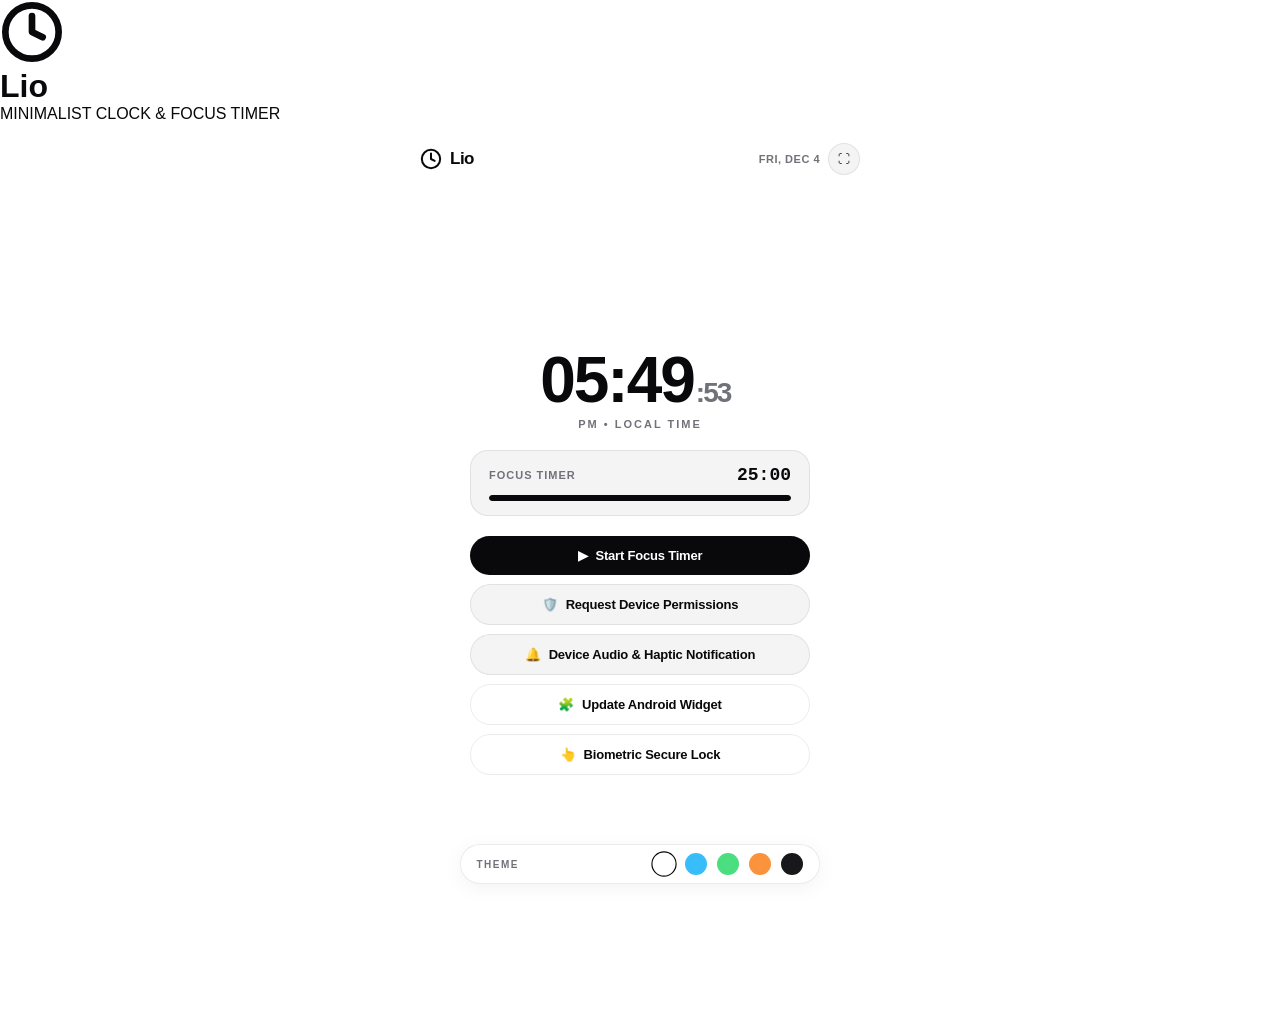
<file: app/src/main/assets/index.html>
<!DOCTYPE html>
<html lang="en">
<head>
  <meta charset="UTF-8">
  <meta name="viewport" content="width=device-width, initial-scale=1.0, maximum-scale=1.0, user-scalable=no, viewport-fit=cover">
  <meta name="theme-color" content="#FFFFFF" id="themeColorMeta">
  <title>Lio</title>
  <link rel="stylesheet" href="style.css">
  <script src="larps-bridge.js"></script>
</head>
<body class="theme-white">
  <!-- Native App Splash Screen Overlay (Shows instantly, then fades out smoothly after 1.8s) -->
  <div id="splashScreen" class="splash-screen">
    <div class="splash-content">
      <svg class="splash-logo" viewBox="0 0 24 24" width="64" height="64" stroke="currentColor" stroke-width="2.5" fill="none" stroke-linecap="round" stroke-linejoin="round">
        <circle cx="12" cy="12" r="10"></circle>
        <polyline points="12 6 12 12 16 14"></polyline>
      </svg>
      <h1 class="splash-title">Lio</h1>
      <p class="splash-subtitle">MINIMALIST CLOCK & FOCUS TIMER</p>
    </div>
  </div>

  <div id="app" class="screen">
    <!-- Top Mobile App Bar (Adheres to white theme, draws under status bar) -->
    <header class="top-bar">
      <div class="logo-group">
        <!-- Clock Logo (Minimalist Black & White) -->
        <svg class="clock-logo" viewBox="0 0 24 24" width="22" height="22" stroke="currentColor" stroke-width="2.2" fill="none" stroke-linecap="round" stroke-linejoin="round">
          <circle cx="12" cy="12" r="10"></circle>
          <polyline points="12 6 12 12 16 14"></polyline>
        </svg>
        <span class="brand-title">Lio</span>
      </div>
      <div class="header-right">
        <span id="dateDisplay" class="date-badge">MON, OCT 5</span>
        <button id="btnFullscreen" class="icon-pill" title="Toggle Edge-to-Edge Fullscreen">⛶</button>
      </div>
    </header>

    <!-- Main Clock & Timer Stage (Centered) -->
    <main class="clock-stage">
      <div class="clock-container">
        <div class="clock-digits" id="clockDigits">
          <span id="hourMin" class="main-time">12:45</span>
          <span id="secDigit" class="sec-time">:00</span>
        </div>
        <div id="ampmDisplay" class="ampm-text">PM • LOCAL TIME</div>
      </div>

      <!-- Focus Timer Module -->
      <div class="timer-card">
        <div class="timer-header">
          <span class="timer-label">FOCUS TIMER</span>
          <span id="timerCountdown" class="timer-val">25:00</span>
        </div>
        <div class="progress-track">
          <div id="timerProgress" class="progress-fill" style="width: 100%"></div>
        </div>
      </div>

      <!-- Minimalist Flat Pill Buttons -->
      <div class="pill-actions">
        <!-- 1. Start / Pause Timer -->
        <button id="btnToggleTimer" class="pill-btn pill-primary">
          <span id="timerBtnIcon">▶</span>
          <span id="timerBtnText">Start Focus Timer</span>
        </button>

        <!-- 2. Explicit Android Device Permission Request -->
        <button id="btnRequestPermission" class="pill-btn pill-secondary">
          <span>🛡️</span>
          <span>Request Device Permissions</span>
        </button>

        <!-- 3. Highly Custom Device Audio & Vibration Notification -->
        <button id="btnCustomNotification" class="pill-btn pill-secondary">
          <span>🔔</span>
          <span>Device Audio & Haptic Notification</span>
        </button>

        <!-- 4. Launch Floating Widget & Update Android RemoteViews -->
        <button id="btnSyncWidget" class="pill-btn pill-outline">
          <span>🧩</span>
          <span>Update Android Widget</span>
        </button>

        <!-- 5. Biometric Fingerprint / Face Unlock -->
        <button id="btnBiometricAuth" class="pill-btn pill-outline">
          <span>👆</span>
          <span>Biometric Secure Lock</span>
        </button>
      </div>

      <!-- Feedback Toast Banner -->
      <div id="statusBanner" class="status-banner" style="display: none;">
        <span id="statusText">Ready</span>
      </div>

      <!-- Secure Settings Card (Revealed upon Biometric Unlock) -->
      <div id="secureSettingsCard" class="secure-card" style="display: none;">
        <div class="secure-header">
          <span class="secure-badge">🔓 UNLOCKED VIA BIOMETRICS</span>
        </div>
        <p class="secure-desc">Hardware biometrics confirmed. Focus settings unlocked for this session.</p>
      </div>
    </main>

    <!-- Bottom Glassmorphic Theme Dock (Flat design with color circles) -->
    <footer class="theme-dock">
      <div class="dock-content">
        <span class="dock-label">THEME</span>
        <div class="color-palette">
          <button class="color-circle bg-pure-white active" data-theme="white" title="Pure White Monochrome"></button>
          <button class="color-circle bg-ocean" data-theme="ocean" title="Ocean Frost"></button>
          <button class="color-circle bg-sage" data-theme="sage" title="Sage Minimal"></button>
          <button class="color-circle bg-sunset" data-theme="sunset" title="Sunset Pearl"></button>
          <button class="color-circle bg-midnight" data-theme="midnight" title="Midnight OLED"></button>
        </div>
      </div>
    </footer>
  </div>

  <!-- Android Native Floating Widget Definition (DOM Element for showFloating) -->
  <floating id="lio_floating_widget" style="display: none;">
    <div style="background: #FFFFFF; color: #111827; padding: 14px; border-radius: 20px; border: 1px solid rgba(0,0,0,0.1); box-shadow: 0 8px 30px rgba(0,0,0,0.15); font-family: sans-serif;">
      <div style="display: flex; justify-content: space-between; align-items: center; margin-bottom: 6px;">
        <span style="font-size: 10px; font-weight: 800; color: #71717A; letter-spacing: 1px;">LIO LIVE WIDGET</span>
        <button onclick="if(window.android?.closeFloating) window.android.closeFloating('lio_floating_widget');" style="background:none; border:none; font-size:14px; cursor:pointer; color:#71717A;">✕</button>
      </div>
      <div class="widget-clock-text" style="font-size: 28px; font-weight: 800; letter-spacing: -1px; color:#09090B;">12:45</div>
      <div class="widget-sub-text" style="font-size: 11px; font-weight: 700; color: #71717A; margin-top: 2px;">TIMER IDLE • 25:00</div>
      <div style="width: 100%; height: 5px; background: rgba(0,0,0,0.06); border-radius: 999px; margin-top: 8px; overflow: hidden;">
        <div class="widget-prog-bar" style="height: 100%; background: #09090B; width: 100%;"></div>
      </div>
      <div style="display: flex; gap: 6px; margin-top: 10px;">
        <button onclick="if(window.android?.vibrate) window.android.vibrate([0,60]);" style="flex: 1; padding: 6px 10px; font-size: 11px; font-weight: 700; border-radius: 999px; border: none; background: #09090B; color: #FFF; cursor: pointer;">Toggle</button>
        <button onclick="if(window.android?.activate) window.android.activate();" style="flex: 1; padding: 6px 10px; font-size: 11px; font-weight: 700; border-radius: 999px; border: 1px solid rgba(0,0,0,0.1); background: #F4F4F5; color: #09090B; cursor: pointer;">Open App</button>
      </div>
    </div>
  </floating>

  <script src="app.js"></script>
</body>
</html>
</file>
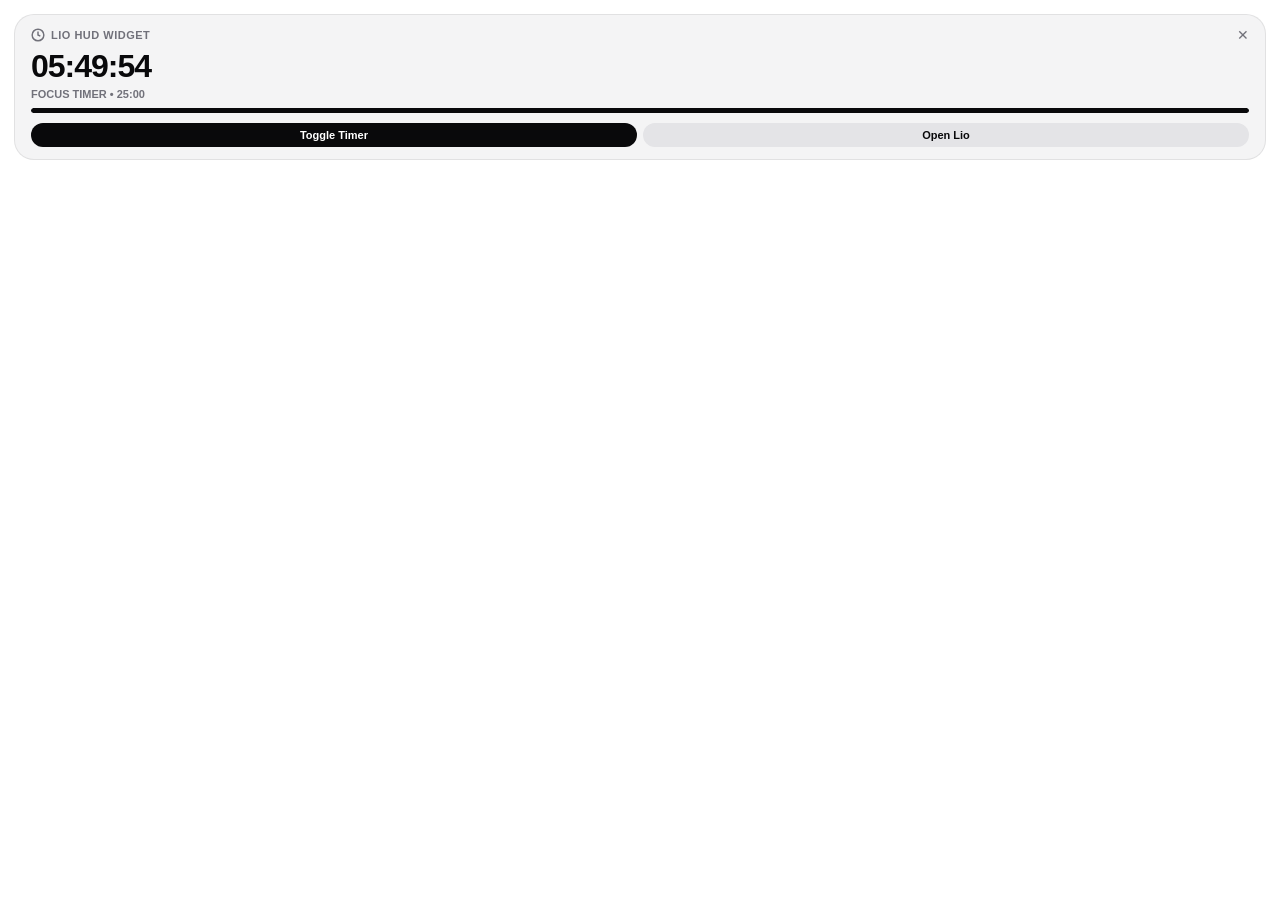
<file: app/src/main/assets/widget.html>
<!DOCTYPE html>
<html lang="en">
<head>
  <meta charset="UTF-8">
  <meta name="viewport" content="width=device-width, initial-scale=1.0">
  <title>Lio HUD Widget</title>
  <style>
    * { margin: 0; padding: 0; box-sizing: border-box; font-family: -apple-system, BlinkMacSystemFont, "SF Pro Display", sans-serif; }
    body { background: #FFFFFF; color: #111827; padding: 14px; user-select: none; }
    .widget-box { background: #F4F4F5; border: 1px solid rgba(0,0,0,0.08); border-radius: 20px; padding: 12px 16px; }
    .header { display: flex; justify-content: space-between; align-items: center; margin-bottom: 6px; }
    .brand { font-size: 11px; font-weight: 800; letter-spacing: 0.5px; color: #71717A; display: flex; align-items: center; gap: 6px; }
    .close-btn { background: none; border: none; font-size: 14px; cursor: pointer; color: #71717A; }
    .clock-row { font-size: 32px; font-weight: 800; letter-spacing: -1px; line-height: 1.1; color: #09090B; }
    .status-row { font-size: 11px; font-weight: 700; color: #71717A; margin-top: 4px; }
    .bar { width: 100%; height: 5px; background: rgba(0,0,0,0.08); border-radius: 999px; margin-top: 8px; overflow: hidden; }
    .fill { height: 100%; background: #09090B; border-radius: 999px; width: 100%; }
    .actions { display: flex; gap: 6px; margin-top: 10px; }
    .act-btn { flex: 1; padding: 6px 10px; font-size: 11px; font-weight: 700; border-radius: 999px; border: none; background: #09090B; color: #FFF; cursor: pointer; }
  </style>
</head>
<body>
  <div class="widget-box">
    <div class="header">
      <div class="brand">
        <svg viewBox="0 0 24 24" width="14" height="14" stroke="currentColor" stroke-width="2.5" fill="none"><circle cx="12" cy="12" r="10"/><polyline points="12 6 12 12 16 14"/></svg>
        <span>LIO HUD WIDGET</span>
      </div>
      <button class="close-btn" onclick="if(window.android?.closeFloating) window.android.closeFloating('widget.html')">✕</button>
    </div>
    <div class="clock-row" id="wClock">12:45</div>
    <div class="status-row" id="wStatus">FOCUS TIMER • 25:00</div>
    <div class="bar"><div class="fill" id="wFill" style="width: 100%"></div></div>
    <div class="actions">
      <button class="act-btn" onclick="toggleTimer()">Toggle Timer</button>
      <button class="act-btn" style="background:#E4E4E7; color:#09090B;" onclick="if(window.android?.activate) window.android.activate()">Open Lio</button>
    </div>
  </div>
  <script>
    function updateW() {
      const now = new Date();
      let h = now.getHours() % 12 || 12;
      document.getElementById('wClock').textContent = String(h).padStart(2,'0') + ':' + String(now.getMinutes()).padStart(2,'0') + ':' + String(now.getSeconds()).padStart(2,'0');
    }
    setInterval(updateW, 1000);
    updateW();
    function toggleTimer() {
      if (window.android?.vibrate) window.android.vibrate([0, 50]);
    }
  </script>
</body>
</html>
</file>
<file: app/src/main/assets/style.css>
/* Lio Minimalist Clock & Timer Style */
* {
  box-sizing: border-box;
  margin: 0;
  padding: 0;
  -webkit-tap-highlight-color: transparent;
  font-family: -apple-system, BlinkMacSystemFont, "SF Pro Display", "Segoe UI", Roboto, Helvetica, Arial, sans-serif;
}

:root {
  --bg-color: #FFFFFF;
  --text-main: #111827;
  --text-dim: #6B7280;
  --pill-bg: #111827;
  --pill-text: #FFFFFF;
  --pill-sec-bg: #F3F4F6;
  --pill-sec-text: #111827;
  --border-light: rgba(0, 0, 0, 0.08);
  --dock-bg: rgba(255, 255, 255, 0.75);
  --dock-border: rgba(0, 0, 0, 0.07);
}

body {
  background-color: var(--bg-color);
  color: var(--text-main);
  min-height: 100vh;
  margin: 0;
  overflow-x: hidden;
  transition: background-color 0.35s cubic-bezier(0.16, 1, 0.3, 1), color 0.35s ease;
  user-select: none;
}

/* Theme Variances */
body.theme-white {
  --bg-color: #FFFFFF;
  --text-main: #09090B;
  --text-dim: #71717A;
  --pill-bg: #09090B;
  --pill-text: #FFFFFF;
  --pill-sec-bg: #F4F4F5;
  --pill-sec-text: #09090B;
  --border-light: rgba(0, 0, 0, 0.08);
  --dock-bg: rgba(255, 255, 255, 0.85);
  --dock-border: rgba(0, 0, 0, 0.08);
}

body.theme-ocean {
  --bg-color: #F0F9FF;
  --text-main: #0C4A6E;
  --text-dim: #38BDF8;
  --pill-bg: #0284C7;
  --pill-text: #FFFFFF;
  --pill-sec-bg: #E0F2FE;
  --pill-sec-text: #0369A1;
  --border-light: rgba(2, 132, 199, 0.15);
  --dock-bg: rgba(240, 249, 255, 0.85);
  --dock-border: rgba(2, 132, 199, 0.12);
}

body.theme-sage {
  --bg-color: #F2FBF5;
  --text-main: #14532D;
  --text-dim: #4ADE80;
  --pill-bg: #15803D;
  --pill-text: #FFFFFF;
  --pill-sec-bg: #DCFCE7;
  --pill-sec-text: #166534;
  --border-light: rgba(22, 101, 52, 0.15);
  --dock-bg: rgba(242, 251, 245, 0.85);
  --dock-border: rgba(22, 101, 52, 0.12);
}

body.theme-sunset {
  --bg-color: #FFF7ED;
  --text-main: #7C2D12;
  --text-dim: #FB923C;
  --pill-bg: #C2410C;
  --pill-text: #FFFFFF;
  --pill-sec-bg: #FFEDD5;
  --pill-sec-text: #9A3412;
  --border-light: rgba(194, 65, 12, 0.15);
  --dock-bg: rgba(255, 247, 237, 0.85);
  --dock-border: rgba(194, 65, 12, 0.12);
}

body.theme-midnight {
  --bg-color: #09090B;
  --text-main: #FAFAFA;
  --text-dim: #A1A1AA;
  --pill-bg: #FAFAFA;
  --pill-text: #09090B;
  --pill-sec-bg: #27272A;
  --pill-sec-text: #FAFAFA;
  --border-light: rgba(255, 255, 255, 0.12);
  --dock-bg: rgba(24, 24, 27, 0.85);
  --dock-border: rgba(255, 255, 255, 0.1);
}

/* Screen Structure with Safe Areas */
.screen {
  width: 100%;
  max-width: 480px;
  min-height: 100vh;
  margin: 0 auto;
  padding: max(16px, env(safe-area-inset-top)) 20px max(84px, env(safe-area-inset-bottom));
  display: flex;
  flex-direction: column;
  justify-content: space-between;
}

/* Top App Bar */
.top-bar {
  display: flex;
  justify-content: space-between;
  align-items: center;
  padding: max(4px, env(safe-area-inset-top)) 0 8px;
  width: 100%;
}

.logo-group {
  display: flex;
  align-items: center;
  gap: 8px;
}

.clock-logo {
  stroke: var(--text-main);
}

.brand-title {
  font-size: 17px;
  font-weight: 800;
  letter-spacing: -0.5px;
  color: var(--text-main);
}

.header-right {
  display: flex;
  align-items: center;
  gap: 8px;
}

.date-badge {
  font-size: 11px;
  font-weight: 700;
  letter-spacing: 0.5px;
  color: var(--text-dim);
}

.icon-pill {
  background: var(--pill-sec-bg);
  color: var(--text-main);
  border: 1px solid var(--border-light);
  width: 32px;
  height: 32px;
  border-radius: 999px;
  display: flex;
  align-items: center;
  justify-content: center;
  cursor: pointer;
  font-size: 12px;
  transition: transform 0.15s ease;
}

.icon-pill:active {
  transform: scale(0.92);
}

/* Center Clock Stage */
.clock-stage {
  flex: 1;
  display: flex;
  flex-direction: column;
  align-items: center;
  justify-content: center;
  padding: 20px 0;
  gap: 20px;
  width: 100%;
}

.clock-container {
  display: flex;
  flex-direction: column;
  align-items: center;
  text-align: center;
}

.clock-digits {
  display: flex;
  align-items: baseline;
  justify-content: center;
  font-family: -apple-system, BlinkMacSystemFont, "SF Pro Display", sans-serif;
  letter-spacing: -2px;
}

.main-time {
  font-size: 64px;
  font-weight: 800;
  color: var(--text-main);
  line-height: 1;
}

.sec-time {
  font-size: 28px;
  font-weight: 600;
  color: var(--text-dim);
  margin-left: 2px;
  width: 44px;
  text-align: left;
}

.ampm-text {
  font-size: 11px;
  font-weight: 700;
  letter-spacing: 2px;
  color: var(--text-dim);
  margin-top: 6px;
}

/* Timer Card */
.timer-card {
  width: 100%;
  max-width: 340px;
  background: var(--pill-sec-bg);
  border: 1px solid var(--border-light);
  border-radius: 18px;
  padding: 14px 18px;
  display: flex;
  flex-direction: column;
  gap: 10px;
}

.timer-header {
  display: flex;
  justify-content: space-between;
  align-items: center;
}

.timer-label {
  font-size: 11px;
  font-weight: 700;
  letter-spacing: 1px;
  color: var(--text-dim);
}

.timer-val {
  font-size: 18px;
  font-weight: 800;
  font-family: monospace;
  color: var(--text-main);
}

.progress-track {
  width: 100%;
  height: 6px;
  background: rgba(0, 0, 0, 0.06);
  border-radius: 999px;
  overflow: hidden;
}

body.theme-midnight .progress-track {
  background: rgba(255, 255, 255, 0.1);
}

.progress-fill {
  height: 100%;
  background: var(--pill-bg);
  border-radius: 999px;
  transition: width 0.3s ease;
}

/* Minimalist Flat Pill Buttons */
.pill-actions {
  display: flex;
  flex-direction: column;
  gap: 9px;
  width: 100%;
  max-width: 340px;
}

.pill-btn {
  display: flex;
  align-items: center;
  justify-content: center;
  gap: 8px;
  padding: 12px 18px;
  border-radius: 999px;
  border: none;
  font-size: 13px;
  font-weight: 700;
  letter-spacing: -0.2px;
  cursor: pointer;
  transition: transform 0.12s ease, opacity 0.12s ease;
}

.pill-btn:active {
  transform: scale(0.97);
  opacity: 0.9;
}

.pill-primary {
  background: var(--pill-bg);
  color: var(--pill-text);
}

.pill-secondary {
  background: var(--pill-sec-bg);
  color: var(--pill-sec-text);
  border: 1px solid var(--border-light);
}

.pill-outline {
  background: transparent;
  color: var(--text-main);
  border: 1px solid var(--border-light);
}

/* Status Banner toast */
.status-banner {
  padding: 8px 16px;
  border-radius: 999px;
  background: var(--pill-sec-bg);
  border: 1px solid var(--border-light);
  font-size: 11px;
  font-weight: 600;
  color: var(--text-main);
  text-align: center;
  animation: fadeIn 0.2s ease;
}

/* Secure Settings Card styling */
.secure-card {
  width: 100%;
  max-width: 340px;
  background: rgba(16, 185, 129, 0.08);
  border: 1px solid rgba(16, 185, 129, 0.25);
  border-radius: 18px;
  padding: 14px 18px;
  text-align: center;
  animation: slideUp 0.3s ease;
}

.secure-badge {
  font-size: 10px;
  font-weight: 800;
  color: #10B981;
  letter-spacing: 0.5px;
}

.secure-desc {
  font-size: 11px;
  color: var(--text-dim);
  margin-top: 6px;
}

/* Bottom Glassmorphic Theme Dock */
.theme-dock {
  position: fixed;
  bottom: max(16px, env(safe-area-inset-bottom));
  left: 50%;
  transform: translateX(-50%);
  width: calc(100% - 32px);
  max-width: 360px;
  background: var(--dock-bg);
  border: 1px solid var(--dock-border);
  backdrop-filter: blur(16px);
  -webkit-backdrop-filter: blur(16px);
  border-radius: 999px;
  padding: 8px 16px;
  box-shadow: 0 4px 20px rgba(0, 0, 0, 0.05);
  z-index: 10;
}

.dock-content {
  display: flex;
  align-items: center;
  justify-content: space-between;
}

.dock-label {
  font-size: 10px;
  font-weight: 800;
  letter-spacing: 1.5px;
  color: var(--text-dim);
}

.color-palette {
  display: flex;
  align-items: center;
  gap: 10px;
}

.color-circle {
  width: 22px;
  height: 22px;
  border-radius: 50%;
  border: 2px solid transparent;
  cursor: pointer;
  transition: transform 0.15s ease, border-color 0.15s ease;
}

.color-circle:active {
  transform: scale(0.9);
}

.color-circle.active {
  border-color: var(--text-main);
  transform: scale(1.15);
}

.bg-pure-white { background: #FFFFFF; border: 1px solid #D1D5DB; }
.bg-ocean { background: #38BDF8; }
.bg-sage { background: #4ADE80; }
.bg-sunset { background: #FB923C; }
.bg-midnight { background: #18181B; }

/* Interactive Biometric Prompt Sheet */
.biometric-backdrop {
  position: fixed;
  inset: 0;
  background: rgba(0, 0, 0, 0.6);
  backdrop-filter: blur(6px);
  -webkit-backdrop-filter: blur(6px);
  z-index: 1000;
  display: flex;
  align-items: flex-end;
  justify-content: center;
}

.biometric-sheet {
  background: var(--bg-color);
  color: var(--text-main);
  border-radius: 30px 30px 0 0;
  border: 1px solid var(--border-light);
  width: 100%;
  max-width: 420px;
  padding: 24px 20px 40px;
  display: flex;
  flex-direction: column;
  align-items: center;
  box-shadow: 0 -8px 42px rgba(0,0,0,0.18);
  animation: slideUp 0.3s cubic-bezier(0.16, 1, 0.3, 1);
}

.biometric-handle {
  width: 36px;
  height: 4px;
  background: var(--border-light);
  border-radius: 99px;
  margin-bottom: 24px;
}

.biometric-icon-wrap {
  width: 64px;
  height: 64px;
  border-radius: 50%;
  background: var(--pill-sec-bg);
  color: var(--text-main);
  display: flex;
  align-items: center;
  justify-content: center;
  margin-bottom: 16px;
}

.fp-svg {
  animation: ripple 2s infinite ease-in-out;
}

.biometric-title {
  font-size: 18px;
  font-weight: 800;
  letter-spacing: -0.3px;
}

.biometric-sub {
  font-size: 12px;
  color: var(--text-dim);
  margin-top: 6px;
  max-width: 280px;
  line-height: 1.4;
}

.fingerprint-touch-target {
  width: 76px;
  height: 76px;
  border-radius: 50%;
  background: var(--pill-sec-bg);
  color: var(--text-main);
  border: 2px dashed var(--text-dim);
  display: flex;
  align-items: center;
  justify-content: center;
  margin: 22px 0 10px;
  cursor: pointer;
  transition: transform 0.15s ease, border-color 0.15s ease, background 0.15s ease;
}

.fingerprint-touch-target:active {
  transform: scale(0.9);
  background: var(--pill-bg);
  color: var(--pill-text);
  border-style: solid;
}

.bio-touch-hint {
  font-size: 9px;
  font-weight: 800;
  color: var(--text-dim);
  letter-spacing: 1.5px;
}

.bio-cancel-btn {
  background: none;
  border: none;
  font-size: 13px;
  font-weight: 700;
  color: var(--text-main);
  margin-top: 24px;
  cursor: pointer;
}

/* Animations */
@keyframes fadeIn {
  from { opacity: 0; }
  to { opacity: 1; }
}

@keyframes slideUp {
  from { transform: translateY(100%); }
  to { transform: translateY(0); }
}

@keyframes ripple {
  0% { transform: scale(0.98); opacity: 0.85; }
  50% { transform: scale(1.05); opacity: 1; }
  100% { transform: scale(0.98); opacity: 0.85; }
}

/* Fullscreen Immersive Rules */
body.edge-to-edge-fullscreen {
  overflow: hidden;
}

body.edge-to-edge-fullscreen .screen {
  padding-top: max(12px, env(safe-area-inset-top));
  padding-bottom: max(64px, env(safe-area-inset-bottom));
}
</file>
